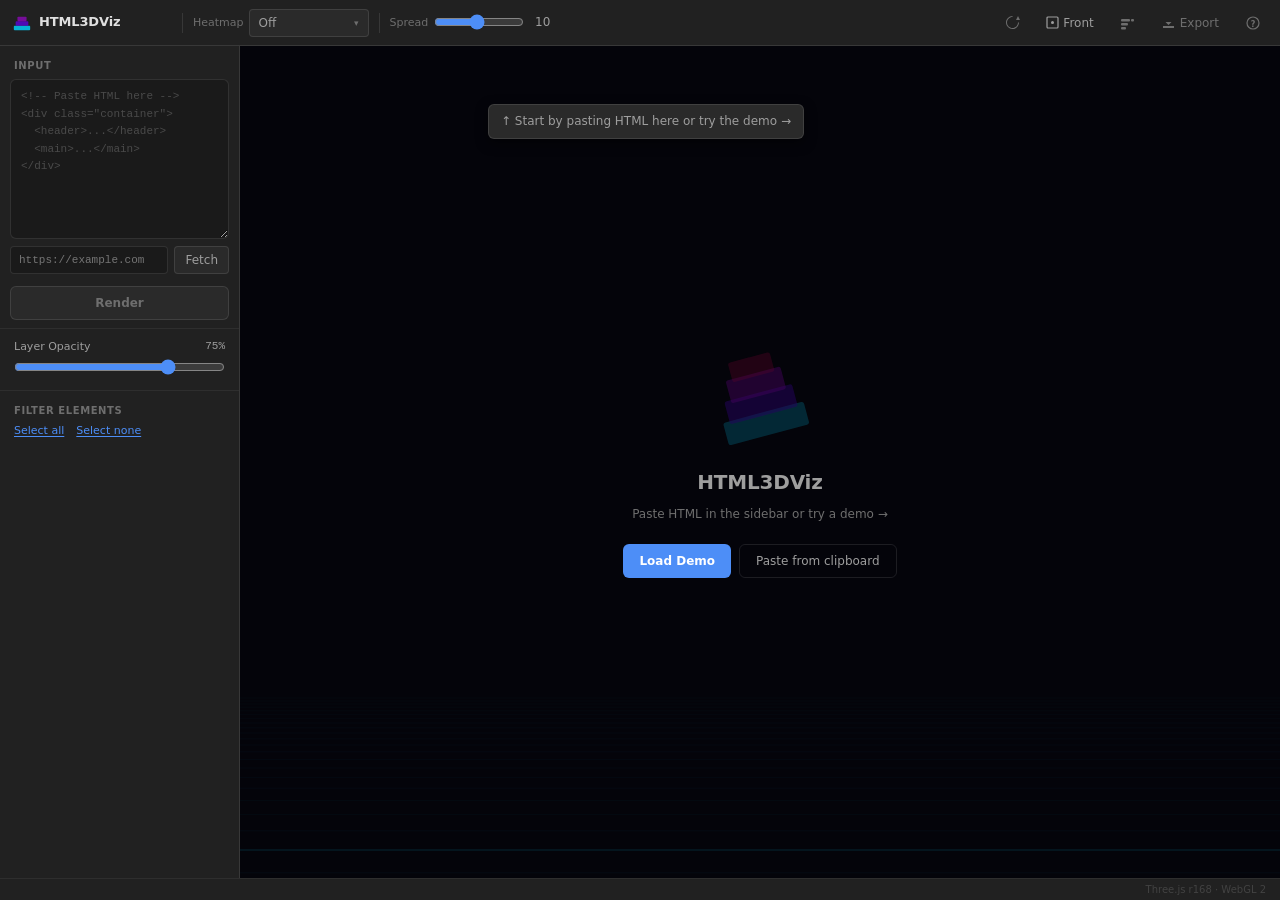
<file: index.html>
<!DOCTYPE html>
<html lang="en">
<head>
  <meta charset="UTF-8">
  <meta name="viewport" content="width=device-width, initial-scale=1.0">
  <title>HTML3DViz — 3D DOM Explorer</title>
  <meta name="description" content="Visualize HTML structure in interactive 3D. Rotate, inspect, and heatmap your DOM.">
  <link rel="stylesheet" href="style/app.css">
  <script type="importmap">
  {
    "imports": {
      "three": "./vendor/three/three.module.js",
      "three/addons/": "./vendor/three/addons/"
    }
  }
  </script>
  <!-- html2canvas is injected into iframes dynamically; also available on main window -->
  <script src="vendor/html2canvas.min.js"></script>
</head>
<body>

<!-- ─── Minimum width overlay ─────────────────────────────────────────── -->
<div id="narrow-overlay" class="hidden">
  <div class="narrow-icon">⬛</div>
  <h3>HTML3DViz requires a wider screen</h3>
  <p>Please expand your browser window to at least 1024px wide,<br>or open on a desktop device.</p>
  <p class="narrow-width">Current width: —</p>
</div>

<!-- ─── App shell ─────────────────────────────────────────────────────── -->
<div id="app">

  <!-- Toolbar -->
  <header id="toolbar">
    <div class="logo">
      <svg class="logo-icon" viewBox="0 0 22 22" fill="none" xmlns="http://www.w3.org/2000/svg">
        <rect x="2"  y="14" width="18" height="5" rx="1" fill="#00d4ff" opacity="0.9"/>
        <rect x="4"  y="9"  width="14" height="5" rx="1" fill="#6600ff" opacity="0.75"/>
        <rect x="6"  y="4"  width="10" height="5" rx="1" fill="#bf00ff" opacity="0.6"/>
      </svg>
      <span class="logo-text">HTML3DViz</span><span class="logo-cursor"></span>
    </div>
    <div class="toolbar-divider"></div>

    <!-- Heatmap dropdown -->
    <div class="dropdown-wrap" style="position:relative;">
      <span class="dropdown-label">Heatmap</span>
      <button class="dropdown-btn" id="heatmap-btn" title="Toggle heatmap mode (H)">
        <span class="heatmap-label">Off</span>
        <span class="arrow">▾</span>
      </button>
      <div class="dropdown-menu" id="heatmap-menu">
        <div class="dropdown-menu-item selected" data-mode="off"><span class="check">✓</span> Off</div>
        <div class="dropdown-sep"></div>
        <div class="dropdown-menu-item" data-mode="depth"><span class="check">✓</span> DOM Depth</div>
        <div class="dropdown-menu-item" data-mode="zindex"><span class="check">✓</span> Z-Index</div>
        <div class="dropdown-menu-item" data-mode="stacking"><span class="check">✓</span> Stacking Context</div>
        <div class="dropdown-menu-item" data-mode="size"><span class="check">✓</span> Element Size</div>
      </div>
    </div>

    <div class="toolbar-divider"></div>

    <!-- Depth spread -->
    <div class="spread-wrap">
      <span class="spread-label">Spread</span>
      <input class="spread-slider" id="spread-slider" type="range" min="1" max="20" value="10" title="Layer spread">
      <span class="spread-val" id="spread-value">10</span>
    </div>

    <div class="toolbar-spacer"></div>

    <!-- Action buttons -->
    <button class="icon-btn" id="btn-reset" title="Reset camera (R)">
      <svg width="15" height="15" viewBox="0 0 15 15" fill="currentColor"><path d="M7.5 1C4 1 1 4 1 7.5S4 14 7.5 14 14 11 14 7.5h-1C13 10.5 10.5 13 7.5 13S2 10.5 2 7.5 4.5 2 7.5 2V1z"/><path d="M13 1l-2 4h4z"/></svg>
    </button>
    <button class="icon-btn text-icon-btn" id="btn-front-view" title="Snap to front view">
      <svg width="13" height="13" viewBox="0 0 13 13" fill="currentColor"><rect x="1" y="1" width="11" height="11" rx="1" stroke="currentColor" stroke-width="1.2" fill="none"/><circle cx="6.5" cy="6.5" r="1.5"/></svg>
      Front
    </button>
    <button class="icon-btn" id="btn-labels" title="Toggle labels (L)">
      <svg width="15" height="15" viewBox="0 0 15 15" fill="currentColor"><rect x="1" y="4" width="9" height="2.5" rx="1"/><rect x="1" y="8" width="7" height="2.5" rx="1"/><rect x="1" y="12" width="5" height="2.5" rx="1"/><rect x="11" y="4" width="3" height="2.5" rx="1"/></svg>
    </button>
    <button class="icon-btn text-icon-btn" id="btn-export" title="Export PNG (Shift+E)">
      <svg width="13" height="13" viewBox="0 0 13 13" fill="currentColor"><path d="M6.5 1v7M3.5 6l3 3 3-3M1 10v2h11v-2"/></svg>
      Export
    </button>
    <button class="icon-btn" id="btn-shortcuts" title="Keyboard shortcuts (?)">
      <svg width="14" height="14" viewBox="0 0 14 14" fill="currentColor"><circle cx="7" cy="7" r="6" stroke="currentColor" stroke-width="1.2" fill="none"/><text x="7" y="10.5" text-anchor="middle" font-size="8" font-weight="bold">?</text></svg>
    </button>
  </header>

  <!-- Sidebar -->
  <aside id="sidebar">
    <div class="section-label">INPUT</div>

    <textarea id="html-input" spellcheck="false"
      placeholder="<!-- Paste HTML here -->&#10;<div class=&quot;container&quot;>&#10;  <header>...</header>&#10;  <main>...</main>&#10;</div>"></textarea>

    <div class="url-row">
      <input id="url-input" type="url" placeholder="https://example.com">
      <button id="btn-fetch">Fetch</button>
    </div>

    <div id="proxy-warning" class="warning-inline hidden">
      ⚠ Fetch uses a CORS proxy. Don't paste sensitive URLs.
      <span class="warn-dismiss">dismiss ×</span>
    </div>

    <div id="fetch-status" class="fetch-status"></div>
    <div id="render-error" class="render-error hidden"></div>

    <button id="btn-render" disabled>Render</button>

    <div class="sidebar-divider"></div>

    <div class="slider-section">
      <div class="slider-row">
        <span class="slider-row-label">Layer Opacity</span>
        <span class="slider-row-val" id="opacity-value">75%</span>
      </div>
      <input class="full-slider" id="opacity-slider" type="range" min="0" max="100" value="75">
    </div>

    <div class="sidebar-divider"></div>

    <div class="section-label">
      FILTER ELEMENTS
      <span class="section-label-count" id="filter-count"></span>
    </div>
    <div class="filter-controls">
      <button class="text-btn" id="btn-select-all">Select all</button>
      <button class="text-btn" id="btn-select-none">Select none</button>
    </div>
    <div id="tag-filters"></div>
  </aside>

  <!-- Canvas container -->
  <div id="canvas-container">
    <!-- First visit callout -->
    <div id="first-visit-callout" class="hidden">↑ Start by pasting HTML here or try the demo →</div>

    <!-- Empty state -->
    <div id="empty-state">
      <div class="empty-illustration">
        <svg viewBox="0 0 160 120" fill="none" xmlns="http://www.w3.org/2000/svg">
          <g transform="translate(20, 10) rotate(-15, 60, 55)">
            <rect x="10" y="70" width="100" height="28" rx="3" fill="#00d4ff" opacity="0.5"/>
            <rect x="18" y="46" width="84"  height="28" rx="3" fill="#6600ff" opacity="0.5"/>
            <rect x="26" y="22" width="68"  height="28" rx="3" fill="#bf00ff" opacity="0.45"/>
            <rect x="34" y="2"  width="52"  height="24" rx="3" fill="#ff0066" opacity="0.35"/>
          </g>
        </svg>
      </div>
      <h2>HTML3DViz</h2>
      <p>Paste HTML in the sidebar or try a demo →</p>
      <div class="empty-actions">
        <button class="btn-primary" id="btn-demo">Load Demo</button>
        <button class="btn-secondary" id="btn-paste">Paste from clipboard</button>
      </div>
    </div>

    <!-- Three.js canvas -->
    <canvas id="three-canvas"></canvas>

    <!-- Heatmap legend -->
    <div id="heatmap-legend" class="hidden">
      <div class="legend-title"></div>
      <div class="legend-entries"></div>
    </div>

    <!-- Progress overlay -->
    <div id="progress-overlay" class="hidden">
      <div id="progress-bar"></div>
      <div id="progress-text">Building 3D structure...</div>
    </div>

    <!-- Detail panel -->
    <div id="detail-panel" class="hidden" style="transform:translateX(272px)">
      <div class="panel-header">
        <span id="panel-tag">&lt;div&gt;</span>
        <button id="panel-close">×</button>
      </div>
      <div id="panel-content"></div>
    </div>

    <!-- Postcardware nag -->
    <div id="postcard-nag" class="hidden">
      <span style="font-size:14px">✉</span>
      <span class="postcard-text">This tool is free. If it helped you, the author would love a postcard. No pressure.</span>
      <a id="postcard-link" href="#">Where to send it</a>
      <button id="postcard-close">×</button>
    </div>

    <!-- WebGL error (shown if WebGL unavailable) -->
    <div id="webgl-error" class="hidden">
      <div class="webgl-icon">🧊</div>
      <h3>WebGL is not available</h3>
      <p>HTML3DViz requires WebGL to render the 3D view.<br>Enable it in your browser settings or try Chrome, Firefox, or Edge.</p>
    </div>
  </div>

  <!-- Status bar -->
  <footer id="status-bar">
    <span id="status-elements"></span>
    <span id="status-contexts"></span>
    <span id="status-anomalies"></span>
    <span id="status-selected"></span>
    <span class="status-spacer"></span>
    <span id="status-tech">Three.js r168 · WebGL 2</span>
  </footer>

</div><!-- #app -->

<!-- Large DOM modal -->
<div id="large-dom-modal" class="hidden">
  <div class="modal-box">
    <h3>Large DOM detected</h3>
    <p>HTML3DViz found <span class="modal-count">0</span> elements.<br>
    Rendering all of them may slow or freeze your browser.</p>
    <div class="modal-actions">
      <button class="btn-primary" id="modal-render-500">Render first 500 elements</button>
      <button class="modal-btn-warn" id="modal-render-all">Render all (not recommended)</button>
      <button class="modal-btn-cancel" id="modal-cancel">Cancel</button>
    </div>
  </div>
</div>

<!-- Keyboard shortcuts panel -->
<div id="shortcuts-panel" class="hidden">
  <div class="shortcuts-header">
    <h4>Keyboard Shortcuts</h4>
    <button class="shortcuts-close">×</button>
  </div>
  <div class="shortcuts-grid">
    <div class="shortcut-row"><span class="shortcut-key">R</span><span class="shortcut-desc">Reset camera</span></div>
    <div class="shortcut-row"><span class="shortcut-key">H</span><span class="shortcut-desc">Cycle heatmap</span></div>
    <div class="shortcut-row"><span class="shortcut-key">L</span><span class="shortcut-desc">Toggle labels</span></div>
    <div class="shortcut-row"><span class="shortcut-key">F</span><span class="shortcut-desc">Frame selected</span></div>
    <div class="shortcut-row"><span class="shortcut-key">Esc</span><span class="shortcut-desc">Deselect</span></div>
    <div class="shortcut-row"><span class="shortcut-key">⇧E</span><span class="shortcut-desc">Export PNG</span></div>
    <div class="shortcut-row"><span class="shortcut-key">[</span><span class="shortcut-desc">Select parent</span></div>
    <div class="shortcut-row"><span class="shortcut-key">]</span><span class="shortcut-desc">Select child</span></div>
    <div class="shortcut-row"><span class="shortcut-key">Tab</span><span class="shortcut-desc">Next sibling</span></div>
    <div class="shortcut-row"><span class="shortcut-key">⇧Tab</span><span class="shortcut-desc">Prev sibling</span></div>
    <div class="shortcut-row"><span class="shortcut-key">?</span><span class="shortcut-desc">This panel</span></div>
    <div class="shortcut-row"><span class="shortcut-key">Dbl</span><span class="shortcut-desc">Zoom to element</span></div>
  </div>
</div>

<script type="module" src="src/main.js"></script>
</body>
</html>
</file>
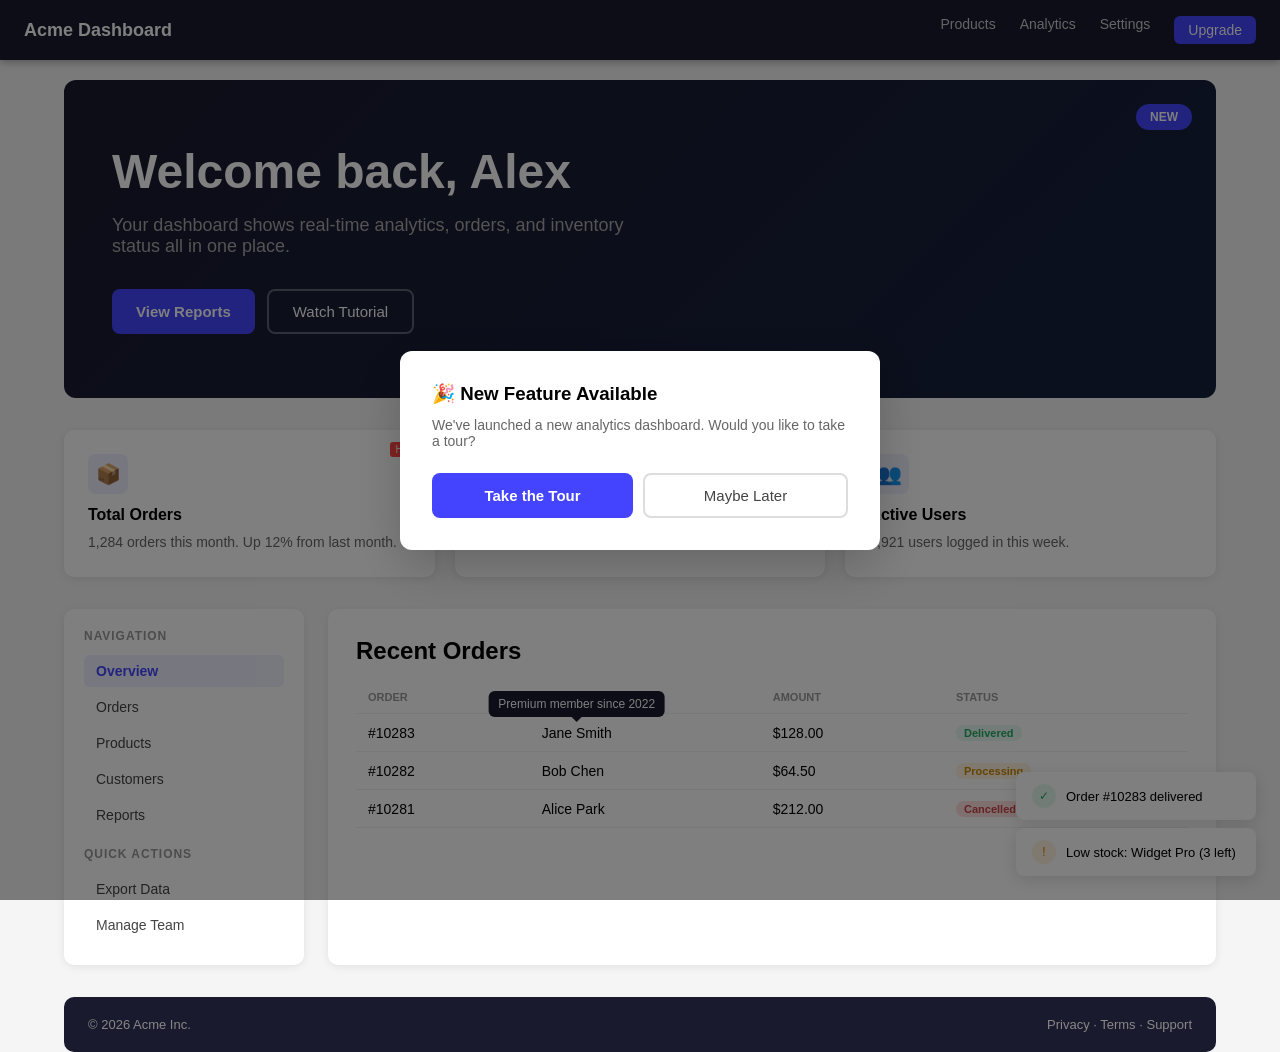
<file: demo/demo.html>
<!DOCTYPE html>
<html lang="en">
<head>
  <meta charset="UTF-8">
  <style>
    * { box-sizing: border-box; margin: 0; padding: 0; }
    body { font-family: sans-serif; background: #f5f5f5; }
    .sticky-header {
      position: fixed; top: 0; left: 0; right: 0; height: 60px;
      background: #1a1a2e; color: white; display: flex;
      align-items: center; padding: 0 24px; z-index: 1000;
      box-shadow: 0 2px 8px rgba(0,0,0,0.3);
    }
    .sticky-header nav { margin-left: auto; display: flex; gap: 24px; }
    .sticky-header a { color: #ccc; text-decoration: none; font-size: 14px; }
    .page { padding-top: 80px; max-width: 1200px; margin: 0 auto; padding-left: 24px; padding-right: 24px; }
    .hero { background: linear-gradient(135deg, #1a1a2e 0%, #16213e 100%);
      color: white; border-radius: 12px; padding: 64px 48px; margin-bottom: 32px;
      position: relative; overflow: hidden; }
    .hero h1 { font-size: 48px; font-weight: 700; margin-bottom: 16px; }
    .hero p { font-size: 18px; color: #aaa; max-width: 560px; }
    .hero .badge { position: absolute; top: 24px; right: 24px; background: #4444ff;
      color: white; border-radius: 20px; padding: 6px 14px; font-size: 12px;
      font-weight: 600; z-index: 10; }
    .cta-row { display: flex; gap: 12px; margin-top: 32px; }
    .btn-primary { background: #4444ff; color: white; border: none; border-radius: 8px;
      padding: 12px 24px; font-size: 15px; font-weight: 600; cursor: pointer; }
    .btn-outline { background: transparent; color: white; border: 2px solid rgba(255,255,255,0.3);
      border-radius: 8px; padding: 12px 24px; font-size: 15px; cursor: pointer; }
    .grid { display: grid; grid-template-columns: repeat(3, 1fr); gap: 20px; margin-bottom: 32px; }
    .card { background: white; border-radius: 10px; padding: 24px; box-shadow: 0 2px 8px rgba(0,0,0,0.08);
      position: relative; }
    .card .badge { position: absolute; top: 12px; right: 12px; background: #ff4444;
      color: white; font-size: 10px; border-radius: 3px; padding: 2px 6px; }
    .card h3 { margin-bottom: 8px; font-size: 16px; }
    .card p { color: #666; font-size: 14px; line-height: 1.5; }
    .card .icon { width: 40px; height: 40px; background: #f0f0ff;
      border-radius: 8px; margin-bottom: 12px; display: flex; align-items: center;
      justify-content: center; font-size: 20px; }
    .sidebar-layout { display: grid; grid-template-columns: 240px 1fr; gap: 24px; margin-bottom: 32px; }
    .sidebar { background: white; border-radius: 10px; padding: 20px;
      box-shadow: 0 2px 8px rgba(0,0,0,0.08); position: sticky; top: 80px;
      height: fit-content; }
    .sidebar h4 { font-size: 12px; text-transform: uppercase; letter-spacing: 0.08em;
      color: #999; margin-bottom: 12px; }
    .sidebar-item { padding: 8px 12px; border-radius: 6px; margin-bottom: 4px;
      font-size: 14px; color: #444; cursor: pointer; }
    .sidebar-item.active { background: #f0f0ff; color: #4444ff; font-weight: 600; }
    .content-area { background: white; border-radius: 10px; padding: 28px;
      box-shadow: 0 2px 8px rgba(0,0,0,0.08); }
    .content-area h2 { margin-bottom: 16px; }
    .table { width: 100%; border-collapse: collapse; }
    .table th, .table td { text-align: left; padding: 10px 12px; border-bottom: 1px solid #f0f0f0;
      font-size: 14px; }
    .table th { color: #999; font-weight: 600; font-size: 11px; text-transform: uppercase; }
    .status-pill { display: inline-block; padding: 2px 8px; border-radius: 10px;
      font-size: 11px; font-weight: 600; }
    .status-pill.green { background: #e6f9f0; color: #22aa66; }
    .status-pill.orange { background: #fff4e0; color: #cc8800; }
    .status-pill.red { background: #ffe0e0; color: #cc4444; }
    /* Modal overlay */
    .modal-overlay { position: fixed; inset: 0; background: rgba(0,0,0,0.5);
      display: flex; align-items: center; justify-content: center; z-index: 9000; }
    .modal { background: white; border-radius: 12px; padding: 32px; width: 480px;
      box-shadow: 0 16px 48px rgba(0,0,0,0.2); position: relative; z-index: 9001; }
    .modal h3 { margin-bottom: 12px; }
    .modal p { color: #666; font-size: 14px; margin-bottom: 24px; }
    /* Tooltip */
    .tooltip-demo { position: relative; display: inline-block; }
    .tooltip-bubble { position: absolute; bottom: calc(100% + 8px); left: 50%;
      transform: translateX(-50%); background: #1a1a2e; color: white;
      font-size: 12px; padding: 6px 10px; border-radius: 6px; white-space: nowrap;
      z-index: 5000; }
    .tooltip-bubble::after { content: ''; position: absolute; top: 100%; left: 50%;
      transform: translateX(-50%); border: 5px solid transparent;
      border-top-color: #1a1a2e; }
    /* Notification */
    .notification-stack { position: fixed; bottom: 24px; right: 24px; z-index: 8000;
      display: flex; flex-direction: column; gap: 8px; }
    .notification { background: white; border-radius: 8px; padding: 12px 16px;
      box-shadow: 0 4px 16px rgba(0,0,0,0.12); display: flex; align-items: center;
      gap: 10px; font-size: 13px; min-width: 240px; }
    .notification .notif-icon { width: 24px; height: 24px; border-radius: 50%;
      display: flex; align-items: center; justify-content: center; font-size: 12px; }
    .notification .notif-icon.success { background: #e6f9f0; color: #22aa66; }
    .notification .notif-icon.warning { background: #fff4e0; color: #cc8800; }
    .footer-bar { background: #1a1a2e; color: #888; padding: 20px 24px;
      font-size: 13px; display: flex; justify-content: space-between; border-radius: 10px; }
  </style>
</head>
<body>

  <header class="sticky-header">
    <strong style="color:white;font-size:18px;">Acme Dashboard</strong>
    <nav>
      <a href="#">Products</a>
      <a href="#">Analytics</a>
      <a href="#">Settings</a>
      <a href="#" style="background:#4444ff;color:white;padding:6px 14px;border-radius:6px;">Upgrade</a>
    </nav>
  </header>

  <div class="page">

    <section class="hero">
      <span class="badge">NEW</span>
      <h1>Welcome back, Alex</h1>
      <p>Your dashboard shows real-time analytics, orders, and inventory status all in one place.</p>
      <div class="cta-row">
        <button class="btn-primary">View Reports</button>
        <button class="btn-outline">Watch Tutorial</button>
      </div>
    </section>

    <div class="grid">
      <div class="card">
        <div class="badge">HOT</div>
        <div class="icon">📦</div>
        <h3>Total Orders</h3>
        <p>1,284 orders this month. Up 12% from last month.</p>
      </div>
      <div class="card">
        <div class="icon">💰</div>
        <h3>Revenue</h3>
        <p>$48,290 in revenue. Your best quarter yet.</p>
      </div>
      <div class="card">
        <div class="icon">👥</div>
        <h3>Active Users</h3>
        <p>3,921 users logged in this week.</p>
      </div>
    </div>

    <div class="sidebar-layout">
      <aside class="sidebar">
        <h4>Navigation</h4>
        <div class="sidebar-item active">Overview</div>
        <div class="sidebar-item">Orders</div>
        <div class="sidebar-item">Products</div>
        <div class="sidebar-item">Customers</div>
        <div class="sidebar-item">Reports</div>
        <h4 style="margin-top:16px;">Quick Actions</h4>
        <div class="sidebar-item">Export Data</div>
        <div class="sidebar-item">Manage Team</div>
      </aside>

      <div class="content-area">
        <h2>Recent Orders</h2>
        <table class="table">
          <thead>
            <tr>
              <th>Order</th>
              <th>Customer</th>
              <th>Amount</th>
              <th>Status</th>
            </tr>
          </thead>
          <tbody>
            <tr>
              <td>#10283</td>
              <td>
                <div class="tooltip-demo">
                  Jane Smith
                  <div class="tooltip-bubble">Premium member since 2022</div>
                </div>
              </td>
              <td>$128.00</td>
              <td><span class="status-pill green">Delivered</span></td>
            </tr>
            <tr>
              <td>#10282</td>
              <td>Bob Chen</td>
              <td>$64.50</td>
              <td><span class="status-pill orange">Processing</span></td>
            </tr>
            <tr>
              <td>#10281</td>
              <td>Alice Park</td>
              <td>$212.00</td>
              <td><span class="status-pill red">Cancelled</span></td>
            </tr>
          </tbody>
        </table>
      </div>
    </div>

    <footer class="footer-bar">
      <span>© 2026 Acme Inc.</span>
      <span>Privacy · Terms · Support</span>
    </footer>

  </div>

  <!-- Modal (z-index stress test) -->
  <div class="modal-overlay" style="display:flex;">
    <div class="modal">
      <h3>🎉 New Feature Available</h3>
      <p>We've launched a new analytics dashboard. Would you like to take a tour?</p>
      <div style="display:flex;gap:10px;">
        <button class="btn-primary" style="flex:1;">Take the Tour</button>
        <button class="btn-outline" style="flex:1;color:#444;border-color:#ddd;">Maybe Later</button>
      </div>
    </div>
  </div>

  <!-- Notification stack -->
  <div class="notification-stack">
    <div class="notification">
      <div class="notif-icon success">✓</div>
      <span>Order #10283 delivered</span>
    </div>
    <div class="notification">
      <div class="notif-icon warning">!</div>
      <span>Low stock: Widget Pro (3 left)</span>
    </div>
  </div>

</body>
</html>
</file>
<file: style/app.css>
/* ─── Design tokens ──────────────────────────────────────────────────────── */
:root {
  /* Core backgrounds — neutral dark, like VS Code / DevTools */
  --bg-base:       #1a1a1a;
  --bg-surface:    #212121;
  --bg-elevated:   #2a2a2a;
  --bg-subtle:     #242424;
  --bg-hover:      rgba(255,255,255,0.05);
  --bg-active:     rgba(255,255,255,0.09);
  --bg-selection:  rgba(77,142,247,0.15);

  /* Borders */
  --border-subtle: rgba(255,255,255,0.06);
  --border-default:rgba(255,255,255,0.1);
  --border-strong: rgba(255,255,255,0.18);
  --border-accent: #4d8ef7;

  /* Text */
  --text-primary:  #e0e0e0;
  --text-secondary:#9e9e9e;
  --text-muted:    #6e6e6e;
  --text-disabled: #424242;
  --text-placeholder:#4a4a4a;
  --text-code:     #d4d4d4;

  /* Syntax colors — muted, VS Code-like */
  --syntax-tag:    #9cdcfe;
  --syntax-id:     #c586c0;
  --syntax-class:  #4ec9b0;
  --syntax-value:  #ce9178;

  /* Accent colors */
  --accent-primary:       #4d8ef7;
  --accent-primary-hover: #6aa3ff;
  --accent-primary-active:#3a7be0;
  --accent-primary-dim:   rgba(77,142,247,0.12);
  --accent-purple: #c586c0;
  --accent-green:  #4ec9b0;
  --accent-orange: #d7993a;
  --accent-red:    #f14c4c;

  /* Shadows — no neon, just regular box-shadows */
  --shadow-sm:  0 1px 3px rgba(0,0,0,0.4);
  --shadow-md:  0 4px 12px rgba(0,0,0,0.5);
  --shadow-lg:  0 8px 32px rgba(0,0,0,0.6);

  /* Fonts */
  --font-ui:   Inter, -apple-system, BlinkMacSystemFont, 'Segoe UI', system-ui, sans-serif;
  --font-mono: 'JetBrains Mono', 'Fira Code', 'Cascadia Code', 'Courier New', monospace;

  --radius-sm: 4px;
  --radius-md: 6px;
  --radius-lg: 8px;
  --sidebar-w: 240px;
  --toolbar-h: 46px;
  --status-h: 22px;
}

/* ─── Reset ──────────────────────────────────────────────────────────────── */
*, *::before, *::after { box-sizing: border-box; margin: 0; padding: 0; }
html, body { height: 100%; overflow: hidden; }
body {
  font-family: var(--font-ui);
  background: var(--bg-base);
  color: var(--text-primary);
  font-size: 12px;
  line-height: 1.4;
}

/* ─── Layout ─────────────────────────────────────────────────────────────── */
#app {
  display: grid;
  grid-template-rows: var(--toolbar-h) 1fr var(--status-h);
  grid-template-columns: var(--sidebar-w) 1fr;
  grid-template-areas:
    "toolbar toolbar"
    "sidebar canvas"
    "status  status";
  height: 100vh;
  width: 100vw;
}

/* ─── Toolbar ────────────────────────────────────────────────────────────── */
#toolbar {
  grid-area: toolbar;
  background: var(--bg-surface);
  border-bottom: 1px solid var(--border-default);
  display: flex;
  align-items: center;
  gap: 8px;
  padding: 0 12px;
  z-index: 200;
  position: relative;
}

.logo {
  display: flex;
  align-items: center;
  gap: 7px;
  min-width: 160px;
  flex-shrink: 0;
}
.logo-icon {
  width: 20px;
  height: 20px;
  flex-shrink: 0;
  opacity: 0.9;
}
.logo-text {
  font-size: 13px;
  font-weight: 600;
  letter-spacing: -0.01em;
  color: var(--text-primary);
  white-space: nowrap;
}
.logo-cursor { display: none; }

.toolbar-divider {
  width: 1px;
  height: 20px;
  background: var(--border-default);
  margin: 0 2px;
  flex-shrink: 0;
}
.toolbar-spacer { flex: 1; }

/* ─── Heatmap dropdown ──────────────────────────────────────────────────── */
.dropdown-wrap {
  display: flex;
  align-items: center;
  gap: 5px;
  flex-shrink: 0;
}
.dropdown-label {
  font-size: 11px;
  color: var(--text-muted);
  white-space: nowrap;
}
.dropdown-btn {
  height: 28px;
  padding: 0 9px;
  background: var(--bg-elevated);
  border: 1px solid var(--border-default);
  border-radius: var(--radius-sm);
  color: var(--text-secondary);
  font-size: 12px;
  font-family: var(--font-ui);
  cursor: pointer;
  display: flex;
  align-items: center;
  gap: 5px;
  white-space: nowrap;
  min-width: 120px;
  transition: border-color 0.12s, background 0.12s, color 0.12s;
}
.dropdown-btn:hover {
  border-color: var(--border-strong);
  color: var(--text-primary);
  background: var(--bg-hover);
}
.dropdown-btn.active {
  border-color: var(--accent-primary);
  color: var(--accent-primary);
  background: var(--accent-primary-dim);
}
.dropdown-btn .arrow { margin-left: auto; color: var(--text-muted); font-size: 9px; }

.dropdown-menu {
  position: absolute;
  top: calc(var(--toolbar-h) - 2px);
  background: var(--bg-elevated);
  border: 1px solid var(--border-default);
  border-radius: var(--radius-md);
  padding: 4px;
  min-width: 160px;
  box-shadow: var(--shadow-lg);
  z-index: 500;
  display: none;
}
.dropdown-menu.open { display: block; }
.dropdown-menu-item {
  height: 30px;
  padding: 0 10px;
  border-radius: var(--radius-sm);
  font-size: 12px;
  font-family: var(--font-ui);
  color: var(--text-secondary);
  cursor: pointer;
  display: flex;
  align-items: center;
  gap: 8px;
  transition: background 0.1s, color 0.1s;
}
.dropdown-menu-item:hover { background: var(--bg-hover); color: var(--text-primary); }
.dropdown-menu-item.selected {
  background: var(--bg-selection);
  color: var(--accent-primary);
}
.dropdown-menu-item .check { opacity: 0; color: var(--accent-primary); }
.dropdown-menu-item.selected .check { opacity: 1; }
.dropdown-sep { height: 1px; background: var(--border-subtle); margin: 3px 0; }

/* ─── Spread slider ─────────────────────────────────────────────────────── */
.spread-wrap {
  display: flex;
  align-items: center;
  gap: 6px;
  flex-shrink: 0;
}
.spread-label {
  font-size: 11px;
  color: var(--text-muted);
  white-space: nowrap;
}
.spread-slider {
  width: 90px;
  accent-color: var(--accent-primary);
  cursor: pointer;
}
.spread-val {
  font-size: 12px;
  color: var(--text-secondary);
  min-width: 20px;
  text-align: right;
}

/* ─── Icon buttons ──────────────────────────────────────────────────────── */
.icon-btn {
  width: 30px;
  height: 30px;
  border: 1px solid transparent;
  border-radius: var(--radius-md);
  background: transparent;
  color: var(--text-muted);
  cursor: pointer;
  display: flex;
  align-items: center;
  justify-content: center;
  font-size: 14px;
  font-family: var(--font-ui);
  transition: background 0.1s, border-color 0.1s, color 0.1s;
  flex-shrink: 0;
  position: relative;
}
.icon-btn:hover {
  background: var(--bg-hover);
  border-color: var(--border-default);
  color: var(--text-primary);
}
.icon-btn:active { background: var(--bg-active); }
.icon-btn.active {
  background: var(--bg-selection);
  border-color: var(--accent-primary);
  color: var(--accent-primary);
}
.icon-btn.active::after {
  content: '';
  position: absolute;
  top: 3px;
  right: 3px;
  width: 4px;
  height: 4px;
  border-radius: 50%;
  background: var(--accent-primary);
}

.text-icon-btn {
  width: auto;
  padding: 0 10px;
  gap: 5px;
  font-size: 12px;
}

/* Front View button */
#btn-front-view {
  width: auto;
  padding: 0 10px;
  font-size: 12px;
  gap: 4px;
  color: var(--text-secondary);
}
#btn-front-view:hover {
  border-color: var(--border-default);
  color: var(--text-primary);
}

/* ─── Sidebar ────────────────────────────────────────────────────────────── */
#sidebar {
  grid-area: sidebar;
  background: var(--bg-surface);
  border-right: 1px solid var(--border-default);
  display: flex;
  flex-direction: column;
  overflow: hidden;
}

.section-label {
  font-size: 10px;
  font-weight: 600;
  letter-spacing: 0.06em;
  color: var(--text-muted);
  text-transform: uppercase;
  padding: 13px 14px 6px;
  display: flex;
  align-items: center;
  justify-content: space-between;
}
.section-label-count {
  font-size: 10px;
  color: var(--text-muted);
  letter-spacing: 0;
  text-transform: none;
  font-weight: 400;
}

#html-input {
  margin: 0 10px;
  width: calc(100% - 20px);
  height: 160px;
  min-height: 80px;
  max-height: 280px;
  resize: vertical;
  background: var(--bg-base);
  border: 1px solid var(--border-default);
  border-radius: var(--radius-md);
  padding: 8px 10px;
  font-family: var(--font-mono);
  font-size: 11px;
  line-height: 1.6;
  color: var(--text-code);
  tab-size: 2;
  outline: none;
  transition: border-color 0.12s;
}
#html-input::placeholder { color: var(--text-placeholder); }
#html-input:focus {
  border-color: var(--accent-primary);
}
#html-input.error { border-color: var(--accent-red); animation: shake 0.3s; }

@keyframes shake {
  0%,100% { transform: translateX(0); }
  20%      { transform: translateX(-4px); }
  40%      { transform: translateX(4px); }
  60%      { transform: translateX(-2px); }
  80%      { transform: translateX(2px); }
}

.url-row {
  display: flex;
  gap: 6px;
  margin: 7px 10px 0;
}
#url-input {
  flex: 1;
  height: 28px;
  background: var(--bg-base);
  border: 1px solid var(--border-default);
  border-radius: var(--radius-sm);
  padding: 0 8px;
  color: var(--text-code);
  font-family: var(--font-mono);
  font-size: 11px;
  outline: none;
  transition: border-color 0.12s;
}
#url-input:focus { border-color: var(--accent-primary); }
#btn-fetch {
  height: 28px;
  padding: 0 10px;
  background: var(--bg-elevated);
  border: 1px solid var(--border-default);
  border-radius: var(--radius-sm);
  color: var(--text-secondary);
  font-family: var(--font-ui);
  font-size: 12px;
  cursor: pointer;
  white-space: nowrap;
  transition: border-color 0.12s, color 0.12s, background 0.12s;
}
#btn-fetch:hover {
  border-color: var(--border-strong);
  color: var(--text-primary);
  background: var(--bg-hover);
}

.warning-inline {
  margin: 5px 10px 0;
  background: rgba(215,153,58,0.08);
  border: 1px solid rgba(215,153,58,0.3);
  border-radius: var(--radius-sm);
  padding: 6px 8px;
  font-size: 11px;
  color: var(--accent-orange);
  display: flex;
  gap: 6px;
  align-items: flex-start;
}
.warn-dismiss { cursor: pointer; text-decoration: underline; flex-shrink: 0; margin-left: auto; }

.fetch-status {
  margin: 4px 10px 0;
  font-size: 11px;
  color: var(--text-muted);
  font-style: italic;
}
.fetch-status.error { color: var(--accent-red); font-style: normal; }

.render-error {
  margin: 5px 10px 0;
  background: rgba(241,76,76,0.08);
  border-left: 2px solid var(--accent-red);
  border-radius: var(--radius-sm);
  padding: 7px 9px;
  font-size: 11px;
  color: #f87171;
}

/* ─── Render button ─────────────────────────────────────────────────────── */
#btn-render {
  margin: 8px 10px;
  width: calc(100% - 20px);
  height: 34px;
  border-radius: var(--radius-md);
  border: none;
  background: var(--accent-primary);
  color: #fff;
  font-family: var(--font-ui);
  font-size: 12px;
  font-weight: 600;
  cursor: pointer;
  transition: background 0.12s, opacity 0.12s;
  display: flex;
  align-items: center;
  justify-content: center;
  gap: 6px;
}
#btn-render:hover:not(:disabled) { background: var(--accent-primary-hover); }
#btn-render:active:not(:disabled) { background: var(--accent-primary-active); }
#btn-render:disabled {
  background: var(--bg-elevated);
  color: var(--text-muted);
  cursor: default;
  border: 1px solid var(--border-default);
}

.sidebar-divider { height: 1px; background: var(--border-subtle); }

/* ─── Opacity slider ────────────────────────────────────────────────────── */
.slider-section { padding: 10px 14px; }
.slider-row { display: flex; justify-content: space-between; align-items: center; margin-bottom: 5px; }
.slider-row-label { font-size: 11px; color: var(--text-secondary); }
.slider-row-val {
  font-size: 11px;
  color: var(--text-secondary);
  font-family: var(--font-mono);
}
.full-slider { width: 100%; accent-color: var(--accent-primary); cursor: pointer; }

/* ─── Tag filters ───────────────────────────────────────────────────────── */
.filter-controls {
  padding: 0 14px 8px;
  display: flex;
  gap: 12px;
}
.text-btn {
  font-size: 11px;
  font-family: var(--font-ui);
  color: var(--accent-primary);
  background: none;
  border: none;
  cursor: pointer;
  padding: 0;
  text-decoration: underline;
  text-underline-offset: 2px;
  transition: color 0.12s;
}
.text-btn:hover { color: var(--accent-primary-hover); }

#tag-filters {
  flex: 1;
  overflow-y: auto;
  padding-bottom: 8px;
}
#tag-filters::-webkit-scrollbar { width: 3px; }
#tag-filters::-webkit-scrollbar-track { background: transparent; }
#tag-filters::-webkit-scrollbar-thumb { background: rgba(255,255,255,0.1); border-radius: 2px; }
#tag-filters::-webkit-scrollbar-thumb:hover { background: rgba(255,255,255,0.2); }

.tag-group { }
.tag-group-header {
  height: 28px;
  display: flex;
  align-items: center;
  padding: 0 14px;
  cursor: pointer;
  gap: 6px;
  transition: background 0.1s;
}
.tag-group-header:hover { background: var(--bg-hover); }
.tag-group-arrow {
  font-size: 8px;
  color: var(--text-muted);
  transition: transform 0.2s;
  flex-shrink: 0;
}
.tag-group-name {
  font-size: 10px;
  font-weight: 600;
  color: var(--text-secondary);
  flex: 1;
  letter-spacing: 0.05em;
  text-transform: uppercase;
}
.tag-group-count {
  font-size: 10px;
  font-family: var(--font-mono);
  background: var(--bg-elevated);
  color: var(--text-muted);
  border-radius: 10px;
  padding: 1px 6px;
  border: 1px solid var(--border-subtle);
}

.tag-group-body { overflow: hidden; }
.tag-group-body.collapsed { display: none; }

.tag-row {
  height: 26px;
  padding: 0 14px 0 30px;
  display: flex;
  align-items: center;
  gap: 6px;
  cursor: pointer;
  transition: background 0.1s;
}
.tag-row:hover { background: var(--bg-hover); }
.tag-checkbox {
  appearance: none;
  width: 13px;
  height: 13px;
  border-radius: 3px;
  border: 1px solid var(--border-strong);
  background: transparent;
  cursor: pointer;
  flex-shrink: 0;
  position: relative;
  transition: background 0.1s, border-color 0.1s;
}
.tag-checkbox:checked {
  background: var(--accent-primary);
  border-color: var(--accent-primary);
}
.tag-checkbox:checked::after {
  content: '✓';
  position: absolute;
  top: -2px;
  left: 1px;
  font-size: 9px;
  color: #fff;
}
.tag-name { font-size: 11px; font-family: var(--font-mono); color: var(--text-secondary); flex: 1; }
.tag-dot {
  width: 6px;
  height: 6px;
  border-radius: 50%;
  flex-shrink: 0;
}
.tag-count { font-size: 10px; color: var(--text-muted); font-family: var(--font-mono); min-width: 22px; text-align: right; }

/* ─── First visit callout ───────────────────────────────────────────────── */
#first-visit-callout {
  position: absolute;
  left: calc(var(--sidebar-w) + 8px);
  top: calc(var(--toolbar-h) + 12px);
  background: var(--bg-elevated);
  border: 1px solid var(--border-default);
  border-radius: var(--radius-md);
  padding: 8px 12px;
  font-size: 12px;
  color: var(--text-secondary);
  pointer-events: none;
  z-index: 300;
  white-space: nowrap;
  box-shadow: var(--shadow-md);
}

/* ─── Canvas container ───────────────────────────────────────────────────── */
#canvas-container {
  grid-area: canvas;
  position: relative;
  overflow: hidden;
  background: #141414;
}

#three-canvas {
  position: absolute;
  inset: 0;
  width: 100% !important;
  height: 100% !important;
  display: block;
  z-index: 1;
}

/* ─── Empty state ────────────────────────────────────────────────────────── */
#empty-state {
  position: absolute;
  inset: 0;
  display: flex;
  flex-direction: column;
  align-items: center;
  justify-content: center;
  z-index: 10;
  gap: 10px;
  text-align: center;
}
.empty-illustration {
  width: 140px;
  height: 100px;
  margin-bottom: 12px;
  opacity: 0.35;
}
@keyframes empty-glow-pulse {
  0%, 100% { opacity: 0.3; }
  50%       { opacity: 0.5; }
}
.empty-illustration svg { width: 100%; height: 100%; }

#empty-state h2 {
  font-size: 20px;
  font-weight: 600;
  font-family: var(--font-ui);
  color: var(--text-secondary);
  letter-spacing: -0.01em;
}
#empty-state p {
  font-size: 12px;
  font-family: var(--font-ui);
  color: var(--text-muted);
  margin-bottom: 12px;
}
.empty-actions { display: flex; gap: 8px; }

.btn-primary {
  height: 34px;
  padding: 0 16px;
  background: var(--accent-primary);
  border: none;
  border-radius: var(--radius-md);
  color: #fff;
  font-family: var(--font-ui);
  font-size: 12px;
  font-weight: 600;
  cursor: pointer;
  transition: background 0.12s;
}
.btn-primary:hover { background: var(--accent-primary-hover); }
.btn-secondary {
  height: 34px;
  padding: 0 16px;
  background: transparent;
  border: 1px solid var(--border-default);
  border-radius: var(--radius-md);
  color: var(--text-secondary);
  font-family: var(--font-ui);
  font-size: 12px;
  cursor: pointer;
  transition: border-color 0.12s, color 0.12s, background 0.12s;
}
.btn-secondary:hover {
  border-color: var(--border-strong);
  color: var(--text-primary);
  background: var(--bg-hover);
}

/* ─── Progress overlay ───────────────────────────────────────────────────── */
#progress-overlay {
  position: absolute;
  inset: 0;
  background: rgba(20,20,20,0.75);
  backdrop-filter: blur(2px);
  z-index: 50;
  display: flex;
  flex-direction: column;
  align-items: center;
  justify-content: center;
  gap: 14px;
}
#progress-bar {
  position: absolute;
  top: 0;
  left: 0;
  height: 2px;
  width: 0%;
  background: var(--accent-primary);
  transition: width 300ms ease-out;
  z-index: 51;
}
#progress-text {
  font-size: 12px;
  font-family: var(--font-ui);
  color: var(--text-muted);
  margin-top: 8px;
}

/* ─── Tooltip ────────────────────────────────────────────────────────────── */
.tooltip {
  position: absolute;
  background: var(--bg-elevated);
  border: 1px solid var(--border-default);
  border-radius: var(--radius-md);
  padding: 7px 10px;
  font-family: var(--font-mono);
  font-size: 11px;
  line-height: 1.7;
  color: var(--text-code);
  pointer-events: none;
  z-index: 200;
  box-shadow: var(--shadow-md);
  transition: opacity 100ms linear;
}
.tt-tag  { color: var(--syntax-tag); font-weight: 700; }
.tt-id   { color: var(--syntax-id); }
.tt-class{ color: var(--syntax-class); }
.tt-dim  { color: var(--text-muted); }
.tt-meta { color: var(--text-muted); }
.tt-line { white-space: nowrap; }

/* ─── 2D Labels ──────────────────────────────────────────────────────────── */
.element-label {
  background: rgba(26,26,26,0.85);
  backdrop-filter: blur(4px);
  border-radius: 3px;
  padding: 2px 6px;
  border-left: 2px solid var(--accent-primary);
  font-family: var(--font-mono);
  font-size: 10px;
  white-space: nowrap;
  pointer-events: none;
  max-width: 180px;
  overflow: hidden;
  text-overflow: ellipsis;
}
.label-tag   { color: var(--syntax-tag); font-weight: 700; }
.label-id    { color: var(--syntax-id); margin-left: 3px; }
.label-class { color: var(--syntax-class); margin-left: 3px; }
.label-more  { color: var(--text-muted); }

/* ─── Heatmap legend ─────────────────────────────────────────────────────── */
#heatmap-legend {
  position: absolute;
  left: 14px;
  bottom: 8px;
  background: var(--bg-elevated);
  border: 1px solid var(--border-default);
  border-radius: var(--radius-md);
  padding: 10px 12px;
  min-width: 130px;
  z-index: 100;
  box-shadow: var(--shadow-md);
  transition: opacity 0.2s, transform 0.2s;
}
#heatmap-legend.hidden { opacity: 0; transform: translateY(8px); pointer-events: none; }
.legend-title {
  font-size: 10px;
  font-weight: 600;
  letter-spacing: 0.05em;
  text-transform: uppercase;
  color: var(--text-secondary);
  margin-bottom: 8px;
}
.legend-entry {
  display: flex;
  align-items: center;
  gap: 8px;
  height: 20px;
}
.legend-swatch {
  width: 10px;
  height: 10px;
  border-radius: 2px;
  flex-shrink: 0;
}
.legend-label { font-size: 11px; color: var(--text-secondary); font-family: var(--font-mono); }

/* ─── Detail panel ───────────────────────────────────────────────────────── */
#detail-panel {
  position: absolute;
  right: 0;
  top: 0;
  bottom: 0;
  width: 264px;
  background: var(--bg-surface);
  border-left: 1px solid var(--border-default);
  box-shadow: -4px 0 16px rgba(0,0,0,0.4);
  z-index: 100;
  display: flex;
  flex-direction: column;
  overflow: hidden;
  transition: transform 250ms cubic-bezier(0.4,0,0.2,1);
}
.panel-header {
  height: 40px;
  display: flex;
  align-items: center;
  justify-content: space-between;
  padding: 0 14px;
  border-bottom: 1px solid var(--border-subtle);
  flex-shrink: 0;
}
#panel-tag {
  font-family: var(--font-mono);
  font-size: 13px;
  color: var(--syntax-tag);
  font-weight: 700;
}
#panel-close {
  width: 22px;
  height: 22px;
  border: 1px solid transparent;
  background: transparent;
  color: var(--text-muted);
  font-size: 16px;
  cursor: pointer;
  border-radius: var(--radius-sm);
  display: flex;
  align-items: center;
  justify-content: center;
  line-height: 1;
  transition: border-color 0.12s, color 0.12s;
}
#panel-close:hover {
  border-color: var(--border-default);
  color: var(--text-primary);
}
#panel-content {
  flex: 1;
  overflow-y: auto;
  padding-bottom: 60px;
  transition: opacity 150ms ease-in-out;
}
#panel-content::-webkit-scrollbar { width: 3px; }
#panel-content::-webkit-scrollbar-thumb { background: rgba(255,255,255,0.1); border-radius: 2px; }

.panel-anomaly {
  background: rgba(215,153,58,0.08);
  border-left: 2px solid var(--accent-orange);
  margin: 10px 12px;
  padding: 8px 10px;
  border-radius: var(--radius-sm);
  font-size: 11px;
  font-family: var(--font-mono);
  color: var(--accent-orange);
  display: flex;
  gap: 8px;
  line-height: 1.5;
}
.anomaly-icon { flex-shrink: 0; }
.panel-anomaly code {
  background: rgba(215,153,58,0.12);
  padding: 0 4px;
  border-radius: 2px;
  font-family: var(--font-mono);
  font-size: 10px;
}

.panel-section-label {
  font-size: 10px;
  font-weight: 600;
  letter-spacing: 0.06em;
  text-transform: uppercase;
  color: var(--text-muted);
  padding: 12px 14px 4px;
}
.panel-section-label.panel-toggle {
  cursor: pointer;
  display: flex;
  justify-content: space-between;
  align-items: center;
}
.panel-section-label.panel-toggle:hover { color: var(--text-secondary); }
.panel-toggle-arrow { font-size: 8px; }

.panel-row {
  display: flex;
  align-items: flex-start;
  padding: 3px 14px;
  gap: 6px;
}
.panel-key {
  font-size: 10px;
  color: var(--text-muted);
  font-family: var(--font-mono);
  min-width: 72px;
  flex-shrink: 0;
  padding-top: 1px;
}
.panel-val {
  font-size: 10.5px;
  color: var(--text-code);
  font-family: var(--font-mono);
  word-break: break-all;
  flex: 1;
}
.panel-id      { color: var(--syntax-id); }
.panel-classes { color: var(--syntax-class); }
.panel-num     { color: var(--syntax-value); }
.panel-yes     { color: var(--accent-green); font-weight: 700; }
.panel-no      { color: var(--text-muted); }
.panel-empty   { color: var(--text-disabled); font-style: italic; }
.panel-nav     { color: var(--accent-primary); cursor: pointer; text-decoration: underline; text-underline-offset: 2px; }
.panel-nav:hover { color: var(--accent-primary-hover); }

.panel-code-block {
  background: var(--bg-base);
  border: 1px solid var(--border-subtle);
  border-radius: var(--radius-sm);
  padding: 8px 10px;
  margin: 4px 14px;
  font-size: 10px;
  font-family: var(--font-mono);
  color: var(--text-code);
  word-break: break-all;
  line-height: 1.5;
  overflow: hidden;
}
.panel-code-block.panel-collapsed { display: none; }

.panel-locate {
  position: absolute;
  bottom: 0;
  left: 0;
  right: 0;
  padding: 10px 14px;
  border-top: 1px solid var(--border-subtle);
  background: var(--bg-surface);
}
#btn-locate-source {
  width: 100%;
  height: 30px;
  background: transparent;
  border: 1px solid var(--border-default);
  border-radius: var(--radius-sm);
  color: var(--text-secondary);
  font-size: 12px;
  font-family: var(--font-ui);
  cursor: pointer;
  transition: border-color 0.12s, color 0.12s, background 0.12s;
}
#btn-locate-source:hover {
  border-color: var(--border-strong);
  color: var(--text-primary);
  background: var(--bg-hover);
}

/* ─── Status bar ─────────────────────────────────────────────────────────── */
#status-bar {
  grid-area: status;
  background: var(--bg-surface);
  border-top: 1px solid var(--border-subtle);
  padding: 0 14px;
  display: flex;
  align-items: center;
  gap: 14px;
  font-size: 11px;
  color: var(--text-muted);
  overflow: hidden;
}
.status-dot { font-size: 8px; }
.status-dot.blue   { color: var(--accent-primary); }
.status-dot.purple { color: var(--accent-purple); }
.status-warn   { color: var(--accent-orange); cursor: pointer; }
.status-spacer { flex: 1; }
#status-tech     { color: var(--text-disabled); margin-left: auto; font-size: 10px; }
#status-selected { color: var(--text-secondary); }

/* ─── Postcardware nag ───────────────────────────────────────────────────── */
#postcard-nag {
  position: absolute;
  bottom: 0;
  left: 0;
  right: 0;
  height: 38px;
  background: var(--bg-elevated);
  border-top: 1px solid var(--border-default);
  padding: 0 16px;
  display: flex;
  align-items: center;
  gap: 8px;
  font-size: 12px;
  color: var(--text-muted);
  z-index: 200;
}
.postcard-text { flex: 1; }
#postcard-link {
  color: var(--accent-primary);
  text-decoration: underline;
  text-underline-offset: 2px;
  cursor: pointer;
  white-space: nowrap;
}
#postcard-close {
  background: none;
  border: none;
  color: var(--text-muted);
  cursor: pointer;
  font-size: 14px;
  width: 20px;
  height: 20px;
  display: flex;
  align-items: center;
  justify-content: center;
  border-radius: var(--radius-sm);
  flex-shrink: 0;
  transition: color 0.12s;
}
#postcard-close:hover { color: var(--text-primary); }

/* ─── Modals / overlays ──────────────────────────────────────────────────── */
#large-dom-modal {
  position: fixed;
  inset: 0;
  background: rgba(0,0,0,0.7);
  backdrop-filter: blur(4px);
  display: flex;
  align-items: center;
  justify-content: center;
  z-index: 1000;
}
.modal-box {
  background: var(--bg-elevated);
  border: 1px solid var(--border-default);
  border-radius: var(--radius-lg);
  padding: 24px 28px;
  max-width: 400px;
  width: 90%;
  box-shadow: var(--shadow-lg);
}
.modal-box h3 {
  font-size: 15px;
  margin-bottom: 10px;
  color: var(--text-primary);
  font-family: var(--font-ui);
  font-weight: 600;
}
.modal-box p {
  font-size: 12px;
  font-family: var(--font-ui);
  color: var(--text-muted);
  line-height: 1.6;
  margin-bottom: 18px;
}
.modal-box .modal-count { color: var(--accent-orange); font-weight: 600; }
.modal-actions { display: flex; flex-direction: column; gap: 8px; }
.modal-actions .btn-primary { font-size: 12px; }
.modal-btn-warn {
  height: 34px;
  background: transparent;
  border: 1px solid rgba(215,153,58,0.35);
  border-radius: var(--radius-md);
  color: var(--accent-orange);
  font-family: var(--font-ui);
  font-size: 12px;
  cursor: pointer;
  transition: border-color 0.12s, background 0.12s;
}
.modal-btn-warn:hover { border-color: var(--accent-orange); background: rgba(215,153,58,0.08); }
.modal-btn-cancel {
  background: none;
  border: none;
  color: var(--text-muted);
  font-family: var(--font-ui);
  font-size: 11px;
  cursor: pointer;
  text-decoration: underline;
  padding: 4px 0;
}

/* WebGL error */
#webgl-error {
  position: absolute;
  inset: 0;
  background: var(--bg-base);
  display: flex;
  flex-direction: column;
  align-items: center;
  justify-content: center;
  gap: 12px;
  z-index: 500;
  text-align: center;
  padding: 40px;
}
.webgl-icon { font-size: 56px; opacity: 0.15; margin-bottom: 4px; }
#webgl-error h3 { font-size: 17px; color: var(--text-secondary); font-family: var(--font-ui); }
#webgl-error p  { font-size: 12px; font-family: var(--font-ui); color: var(--text-muted); max-width: 360px; line-height: 1.6; }

/* Min width overlay */
#narrow-overlay {
  position: fixed;
  inset: 0;
  background: var(--bg-base);
  display: flex;
  flex-direction: column;
  align-items: center;
  justify-content: center;
  z-index: 9999;
  text-align: center;
  gap: 10px;
}
.narrow-icon { font-size: 48px; opacity: 0.15; margin-bottom: 8px; }
#narrow-overlay h3 { font-size: 17px; color: var(--text-secondary); font-family: var(--font-ui); }
#narrow-overlay p  { font-size: 12px; font-family: var(--font-ui); color: var(--text-muted); }
.narrow-width  { font-family: var(--font-mono); color: var(--text-muted); font-size: 12px; }

/* ─── Shortcuts panel ────────────────────────────────────────────────────── */
#shortcuts-panel {
  position: absolute;
  top: var(--toolbar-h);
  right: 0;
  width: 300px;
  background: var(--bg-elevated);
  border: 1px solid var(--border-default);
  border-top: none;
  border-radius: 0 0 var(--radius-lg) var(--radius-lg);
  padding: 14px 16px;
  z-index: 500;
  box-shadow: var(--shadow-lg);
}
.shortcuts-header {
  display: flex;
  justify-content: space-between;
  align-items: center;
  margin-bottom: 12px;
}
.shortcuts-header h4 {
  font-size: 12px;
  font-family: var(--font-ui);
  font-weight: 600;
  color: var(--text-secondary);
}
.shortcuts-close { background: none; border: none; color: var(--text-muted); cursor: pointer; font-size: 14px; transition: color 0.12s; }
.shortcuts-close:hover { color: var(--text-primary); }
.shortcuts-grid { display: grid; grid-template-columns: 1fr 1fr; gap: 4px 16px; }
.shortcut-row { display: flex; gap: 8px; align-items: center; height: 26px; }
.shortcut-key {
  background: var(--bg-base);
  border: 1px solid var(--border-default);
  border-radius: 3px;
  padding: 1px 6px;
  font-size: 10px;
  font-family: var(--font-mono);
  color: var(--text-secondary);
  min-width: 28px;
  text-align: center;
  flex-shrink: 0;
}
.shortcut-desc { font-size: 11px; font-family: var(--font-ui); color: var(--text-muted); }

/* ─── Utilities ──────────────────────────────────────────────────────────── */
.hidden { display: none !important; }
</file>
